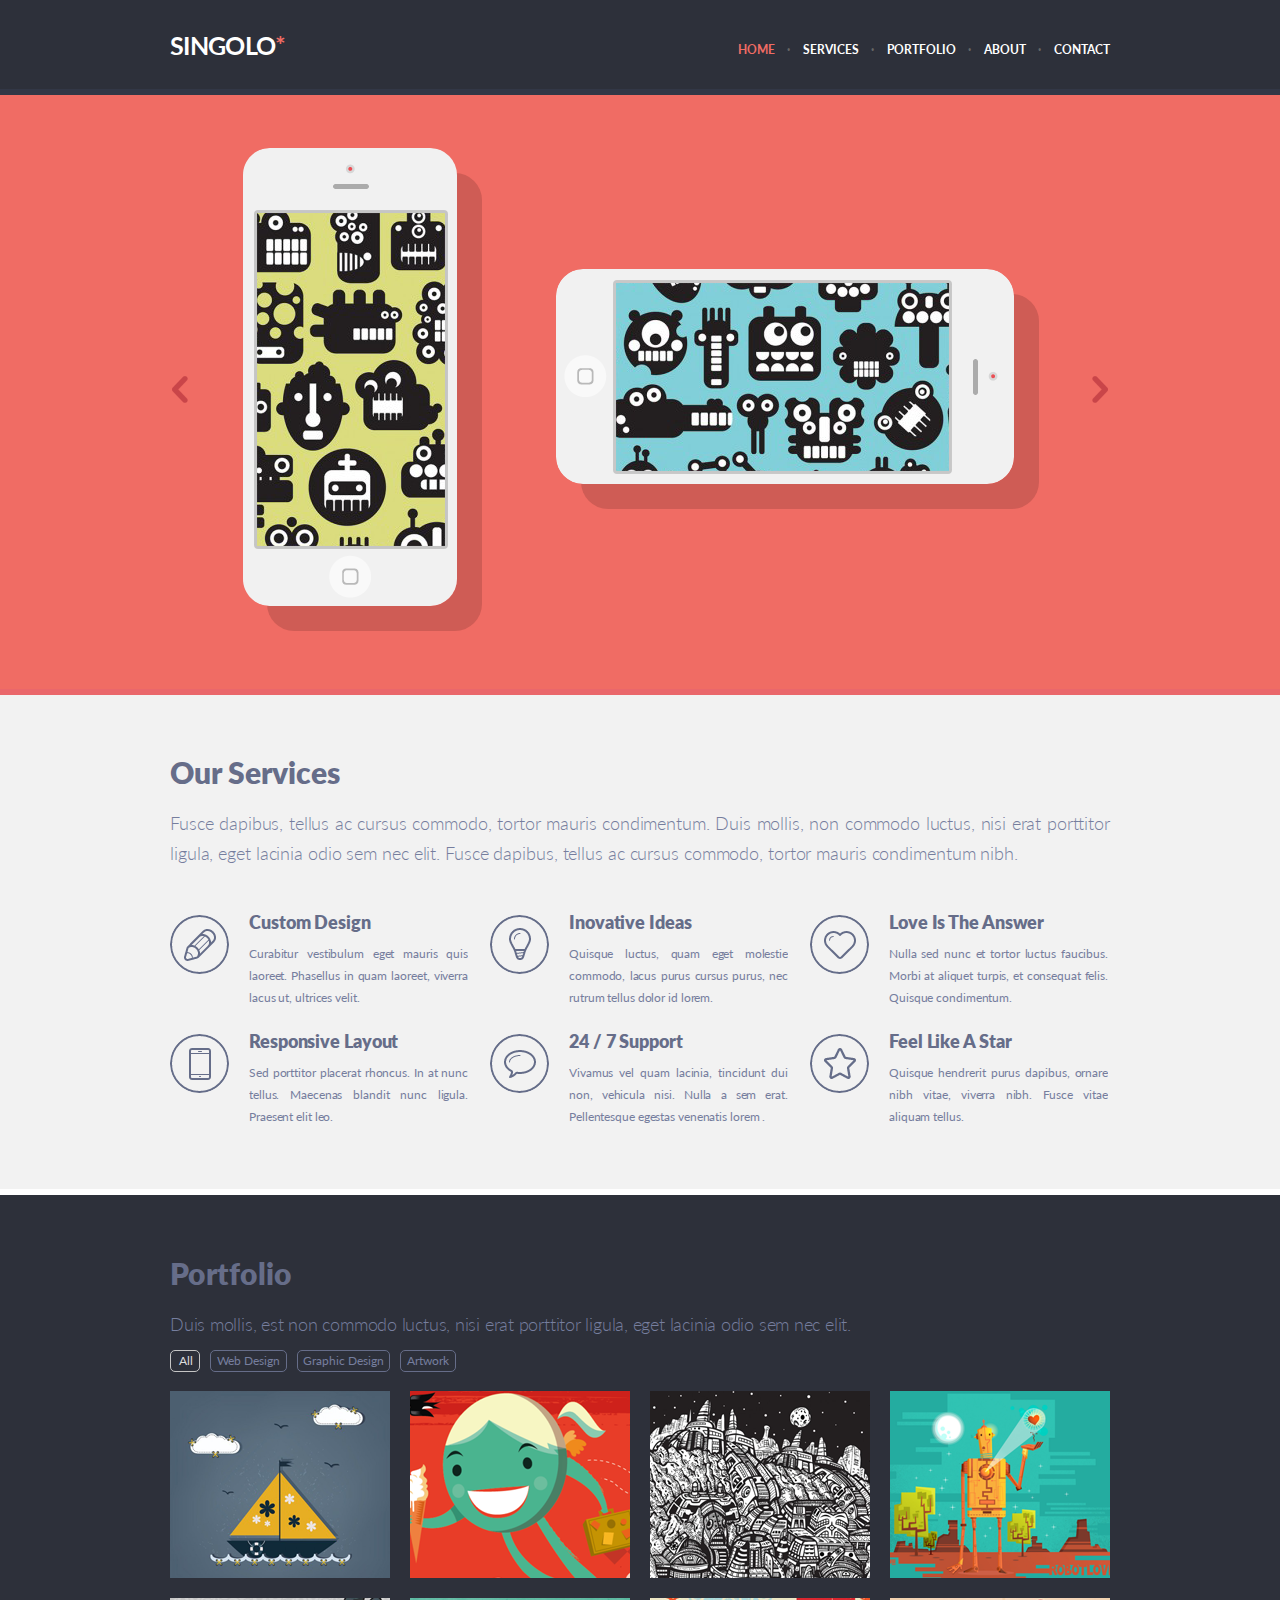
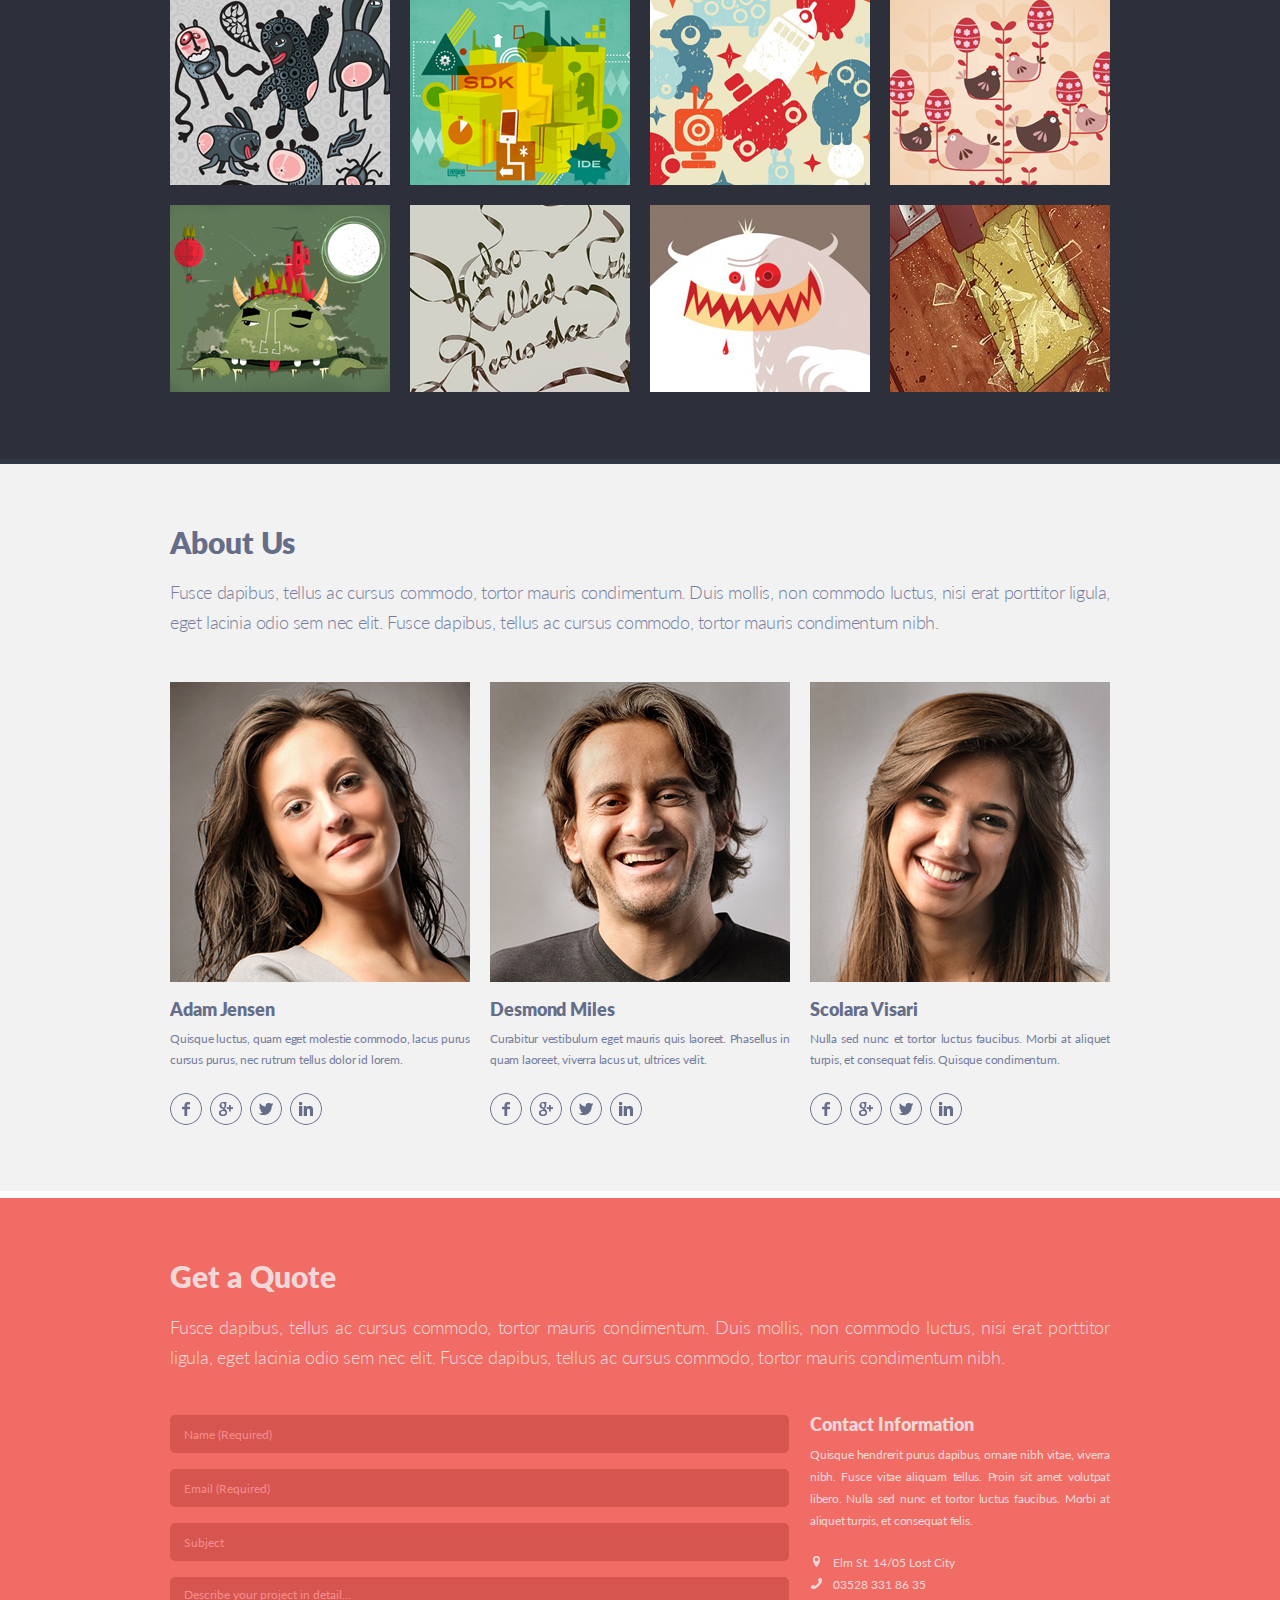
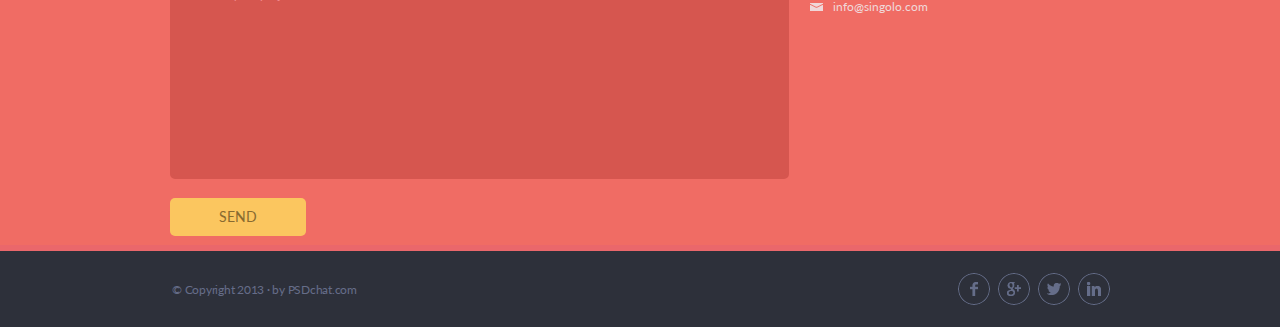
<file: index.html>
<!DOCTYPE html>
<html lang="en">
<head>
	<meta charset="UTF-8">
	<meta name="viewport" content="width=device-width, initial-scale=1.0">
    <link href="assets/fonts/fonts.css" rel="stylesheet">
    <link href="style.css" rel="stylesheet">
    <title>Singolo</title>
</head>
<body>
    <header>
        <div class="wrapper">
            <h1 id="logo">Singolo<span>*</span></h1>
            <nav class="header-nav">
				<p class="burger_logo">Singolo<span>*</span><p>
				<div id="burger-btn-wrapper">
					<div class="burger-btn"></div>
				</div>
                <ul class="navigation">
                    <li><a href="#slider-block" class="header-nav-ref active-nav">Home</a></li>	<li><a class="list-dot">&middot;</a></li>
                    <li><a href="#services-block" class="header-nav-ref">Services</a></li> 		<li><a class="list-dot">&middot;</a></li>
                    <li><a href="#portfolio" class="header-nav-ref">Portfolio</a></li> 			<li><a class="list-dot">&middot;</a></li>
                    <li><a href="#about-us" class="header-nav-ref">About</a></li> 				<li><a class="list-dot">&middot;</a></li>
                    <li><a href="#contact" class="header-nav-ref">Contact</a></li>
                </ul>
            </nav>
		</div>
    </header>
	<div class="anchor" id="slider-block"></div>
    <main>
        <section class="slider-block">
            <div class="wrapper">
				<img class="slider-block-arrows left-arrow"src="assets/images/left-arrow.png">
				<div id="slider">
					<div class="slide red">
						<img class="slider-block-iphones iphone-vert red" src="assets/images/iphone-vert.png">
						<img class="slider-block-iphones iphone-hor red" src="assets/images/iphone-hor.png">
						<img class="iphone_off iphone-vert_off iphone-vert_off_hidden">
						<img class="iphone_off iphone-hor_off iphone-hor_off_hidden">
					</div>
					<div class="slide blue">
						<img class="blue" src="assets/images/Slide-2.png">
					</div>
				</div>
                <img class="slider-block-arrows right-arrow"src="assets/images/right-arrow.png">
			</div>
        </section>
		<div class="anchor" id="services-block"></div>
        <section class="services-block">
            <div class="wrapper">
                <h2>Our Services</h2>
                <p>Fusce dapibus, tellus ac cursus commodo, tortor mauris condimentum. Duis mollis, non commodo luctus, nisi erat porttitor ligula, eget lacinia odio sem nec elit. Fusce dapibus, tellus ac cursus commodo, tortor mauris condimentum nibh.</p>
                <div class="services-block-grid">
                    <div class="grid-element">
                        <img src="assets/images/pen.png">
                        <h4>Custom Design</h4>
                        <p>Curabitur vestibulum eget mauris quis laoreet. Phasellus in quam laoreet, viverra lacus ut, ultrices velit.</p>
                    </div>
                    <div class="grid-element">
                        <img src="assets/images/bulb.png">
                        <h4>Inovative Ideas</h4>
                        <span></span>
                        <p>Quisque luctus, quam eget molestie commodo, lacus purus cursus purus, nec rutrum tellus dolor id lorem.</p>
                    </div>
                    <div class="grid-element">
                        <img src="assets/images/heart.png">
                        <h4>Love Is The Answer</h4>
                        <span></span>
                        <p>Nulla sed nunc et tortor luctus faucibus. Morbi at aliquet turpis, et consequat felis. Quisque condimentum.</p>
                    </div>
                    <div class="grid-element">
                        <img src="assets/images/phone.png">
                        <h4>Responsive Layout</h4>
                        <span></span>
                        <p>Sed porttitor placerat rhoncus. In at nunc tellus. Maecenas blandit nunc ligula. Praesent elit leo.</p>
                    </div>
                    <div class="grid-element">
                        <img src="assets/images/bubble.png">
                        <h4>24 / 7 Support</h4>
                        <span></span>
                        <p>Vivamus vel quam lacinia, tincidunt dui non, vehicula nisi. Nulla a sem erat. Pellentesque egestas venenatis lorem .</p>
                    </div>
                    <div class="grid-element">
                        <img src="assets/images/star.png">
                        <h4>Feel Like A Star</h4>
                        <span></span>
                        <p>Quisque hendrerit purus dapibus, ornare nibh vitae, viverra nibh. Fusce vitae aliquam tellus.</p>
                    </div>
                </div>
            </div>
			<div class="anchor" id="portfolio"></div>
		</section>
		<section class="portfolio">
            <div class="wrapper">
                <h2>Portfolio</h2>
                <p>Duis mollis, est non commodo luctus, nisi erat porttitor ligula, eget lacinia odio sem nec elit.</p>
                <ul class="portfolio__menu">
                    <li class="portofolio__menu_button button_active">All</li>
                    <li class="portofolio__menu_button">Web Design</li>
                    <li class="portofolio__menu_button">Graphic Design</li>
                    <li class="portofolio__menu_button">Artwork</li>
				</ul>
                <div class="layout-4-col full-portfolio">
                    <img class="portfolio_img" src="assets/images/portfolio_1_1.png">
                    <img class="portfolio_img" src="assets/images/portfolio_1_2.png">
                    <img class="portfolio_img" src="assets/images/portfolio_1_3.png">
                    <img class="portfolio_img" src="assets/images/portfolio_1_4.png">
                    <img class="portfolio_img" src="assets/images/portfolio_2_1.png">
                    <img class="portfolio_img" src="assets/images/portfolio_2_2.png">
                    <img class="portfolio_img" src="assets/images/portfolio_2_3.png">
                    <img class="portfolio_img" src="assets/images/portfolio_2_4.png">
                    <img class="portfolio_img" src="assets/images/portfolio_3_1.png">
                    <img class="portfolio_img" src="assets/images/portfolio_3_2.png">
                    <img class="portfolio_img" src="assets/images/portfolio_3_3.png">
                    <img class="portfolio_img" src="assets/images/portfolio_3_4.png">
                </div>
            </div>
		</section>
		<div class="anchor" id="about-us"></div>
        <section class="about-us">
            <div class="wrapper">
                <h2>About Us</h2>
                <p>Fusce dapibus, tellus ac cursus commodo, tortor mauris condimentum. Duis mollis, non commodo luctus, nisi erat porttitor ligula, eget lacinia odio sem nec elit. Fusce dapibus, tellus ac cursus commodo, tortor mauris condimentum nibh.</p>
                <div class="layout-3-col">
                    <div class="layout-3-col__element">
                        <img src="assets/images/about-us_1.png">
                        <h3>Adam Jensen</h3>
                        <p>Quisque luctus, quam eget molestie commodo, lacus purus cursus purus, nec rutrum tellus dolor id lorem.</p>
                        <div class="about-us__social-media">
                            <img src="assets/images/social-media_facebook.png">                        
                            <img src="assets/images/social-media_google+.png">                        
                            <img src="assets/images/social-media_twitter.png">                        
                            <img src="assets/images/social-media_linkedin.png">                        
                        </div>
                    </div>
                    <div class="layout-3-col__element">
                        <img src="assets/images/about-us_2.png">
                        <h3>Desmond Miles</h3>
                        <p>Curabitur vestibulum eget mauris quis laoreet. Phasellus in quam laoreet, viverra lacus ut, ultrices velit.</p>
                        <div class="about-us__social-media">
                            <img src="assets/images/social-media_facebook.png">                        
                            <img src="assets/images/social-media_google+.png">                        
                            <img src="assets/images/social-media_twitter.png">                        
                            <img src="assets/images/social-media_linkedin.png">                        
                        </div>
                    </div>
                    <div class="layout-3-col__element">
                        <img src="assets/images/about-us_3.png">
                        <h3>Scolara Visari</h3>
                        <p>Nulla sed nunc et tortor luctus faucibus. Morbi at aliquet turpis, et consequat felis. Quisque condimentum.</p>
                        <div class="about-us__social-media">
                            <img src="assets/images/social-media_facebook.png">                        
                            <img src="assets/images/social-media_google+.png">                        
                            <img src="assets/images/social-media_twitter.png">                        
                            <img src="assets/images/social-media_linkedin.png">                        
                        </div>
                    </div>
                </div>
            </div>
			<div class="anchor" id="contact"></div>
		</section>
		<section class="get-a-quote">
            <div class="wrapper">
				<h2>Get a Quote</h2>
				<p>Fusce dapibus, tellus ac cursus commodo, tortor mauris condimentum. Duis mollis, non commodo luctus, nisi erat porttitor ligula, eget lacinia odio sem nec elit. Fusce dapibus, tellus ac cursus commodo, tortor mauris condimentum nibh.</p>
				<div class="get-a-quote__layout">
					<form class="get-a-quote__form">
						<input type="text" name="name" placeholder="Name (Required)" autocomplete="off" required><br>
						<input type="email" name="email" placeholder="Email (Required)" autocomplete="off" required><br>
						<input id="quote-form-subject"type="text" name="subject" placeholder="Subject" autocomplete="off"><br>
						<textarea id="quote-form-desc" name="describtion" placeholder="Describe your project in detail..." autocomplete="off"></textarea>
						<input class="get-a-quote__form_submit" type="submit" value="SEND">
					</form>
					<div class="get-a-quote__contact-info">
						<h3>Contact Information</h3>
						<p>Quisque hendrerit purus dapibus, ornare nibh vitae, viverra nibh. Fusce vitae aliquam tellus. Proin sit amet volutpat libero. Nulla sed nunc et tortor luctus faucibus. Morbi at aliquet turpis, et consequat felis.</p>
						<ul>
							<li>
								<span><img src="assets/images/ico-location.png"></span>
								<a href="#">Elm St. 14/05 Lost City</a>
							</li>
							<li>
								<span><img src="assets/images/ico-phone.png"></span>
								<a href="tel:+03528 331 86 35">03528 331 86 35</a>
							</li>
							<li>
								<span><img src="assets/images/ico-mail.png"></span>
								<a href="mailto:info@singolo.com">info@singolo.com</a>
							</li>
						</ul>
					</div>
				</div>
				<div class="form-answer form-answer_hidden">
					<p id="form-answer__title">Письмо отправлено</p>
					<p id="form-answer__theme">Без темы</p>
					<p id="form-answer__desc">Без описания</p>
					<button id="form-answer__btn">OK</button>
				</div>
            </div>
        </section>
	</main>
	<footer>
		<div class="wrapper">
			<div class="footer__layout">
				<p>&copy; Copyright 2013 &middot; by PSDchat.com</p>
				<div class="footer__social-media about-us__social-media">
					<img src="assets/images/social-media_facebook.png">                        
					<img src="assets/images/social-media_google+.png">                        
					<img src="assets/images/social-media_twitter.png">                        
					<img src="assets/images/social-media_linkedin.png">                        
				</div>
			</div>
		</div>
	</footer>
	<script src="script.js"></script>
</body>
</html>
</file>
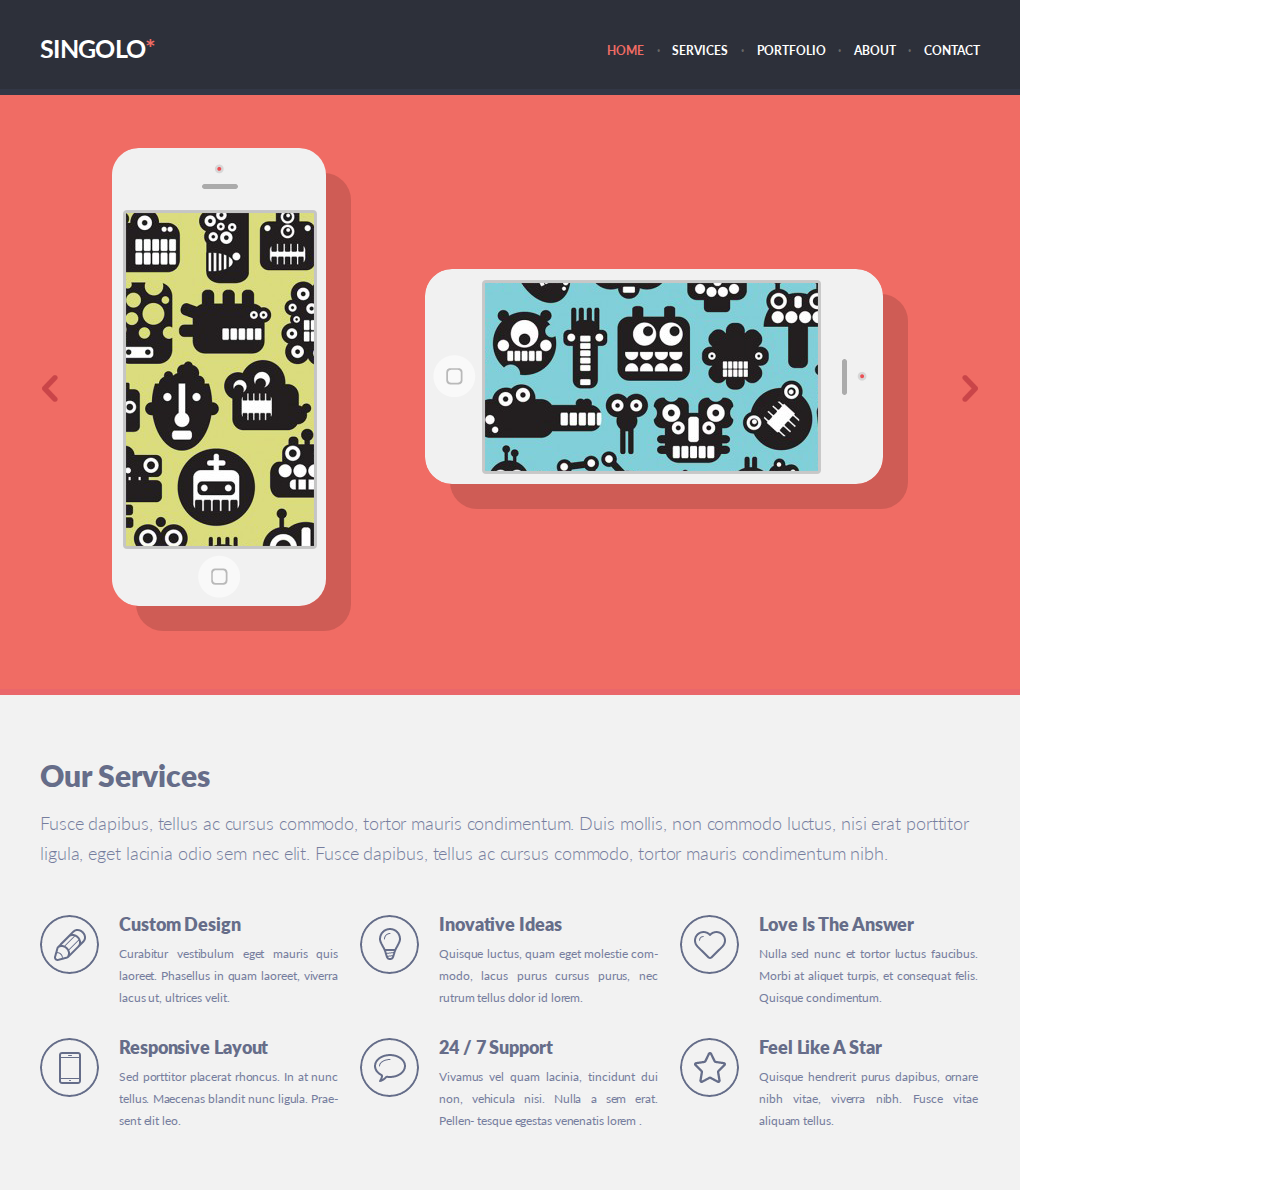
<file: singolo1.html>
<!DOCTYPE html>
<html lang="en">
<head>
    <meta charset="UTF-8">
    <meta name="viewport" content="width=1020px">
    <link href="assets/fonts/fonts.css" rel="stylesheet">
    <link href="singolo1.css" rel="stylesheet">
    <title>Singolo</title>
</head>
<body>
    <header>
        <div class="wrapper">
            <h1 id="logo">Singolo<span>*</span></h1>
            <nav class="header-nav">
                <ul class="navigation">
                    <li><a href="#" id="active-nav">Home</a></li>
                    <li><a class="list-dot">&middot;</a></li>
                    <li><a href="#">Services</a></li>
                    <li><a class="list-dot">&middot;</a></li>
                    <li><a href="#">Portfolio</a></li>
                    <li><a class="list-dot">&middot;</a></li>
                    <li><a href="#">About</a></li>
                    <li><a class="list-dot">&middot;</a></li>
                    <li><a href="#">Contact</a></li>
                </ul>
            </nav>
        </div>
    </header>
    <main>
        <section class="slider-block">
            <div class="wrapper">
                <img class="slider-block-arrows left-arrow"src="assets/images/left-arrow.png">
                <img class="slider-block-iphones iphone-vert"src="assets/images/iphone-vert.png">
                <img class="slider-block-iphones iphone-hor"src="assets/images/iphone-hor.png">
                <img class="slider-block-arrows right-arrow"src="assets/images/right-arrow.png">
            </div>
        </section>
        <section class="services-block">
            <div class="wrapper">
                <h2>Our Services</h2>
                <p>Fusce dapibus, tellus ac cursus commodo, tortor mauris condimentum. Duis mollis, non commodo luctus, nisi erat porttitor ligula, eget lacinia odio sem nec elit. Fusce dapibus, tellus ac cursus commodo, tortor mauris condimentum nibh.</p>
                <div class="services-block-grid">
                    <div class="grid-element">
                        <img src="assets/images/pen.png">
                        <h4>Custom Design</h4>
                        <p>Curabitur vestibulum eget mauris quis laoreet. Phasellus in quam laoreet, viverra lacus ut, ultrices velit.</p>
                    </div>
                    <div class="grid-element">
                        <img src="assets/images/bulb.png">
                        <h4>Inovative Ideas</h4>
                        <span></span>
                        <p>Quisque luctus, quam eget molestie com- modo, lacus purus cursus purus, nec rutrum tellus dolor id lorem.</p>
                    </div>
                    <div class="grid-element">
                        <img src="assets/images/heart.png">
                        <h4>Love Is The Answer</h4>
                        <span></span>
                        <p>Nulla sed nunc et tortor luctus faucibus. Morbi at aliquet turpis, et consequat felis. Quisque condimentum.</p>
                    </div>
                    <div class="grid-element">
                        <img src="assets/images/phone.png">
                        <h4>Responsive Layout</h4>
                        <span></span>
                        <p>Sed porttitor placerat rhoncus. In at nunc tellus. Maecenas blandit nunc ligula. Prae- sent elit leo.</p>
                    </div>
                    <div class="grid-element">
                        <img src="assets/images/bubble.png">
                        <h4>24 / 7 Support</h4>
                        <span></span>
                        <p>Vivamus vel quam lacinia, tincidunt dui non, vehicula nisi. Nulla a sem erat. Pellen- tesque egestas venenatis lorem .</p>
                    </div>
                    <div class="grid-element">
                        <img src="assets/images/star.png">
                        <h4>Feel Like A Star</h4>
                        <span></span>
                        <p>Quisque hendrerit purus dapibus, ornare nibh vitae, viverra nibh. Fusce vitae aliquam tellus.</p>
                    </div>
                </div>
            </div>
        </section>
    </main>
</body>
</html>
</file>
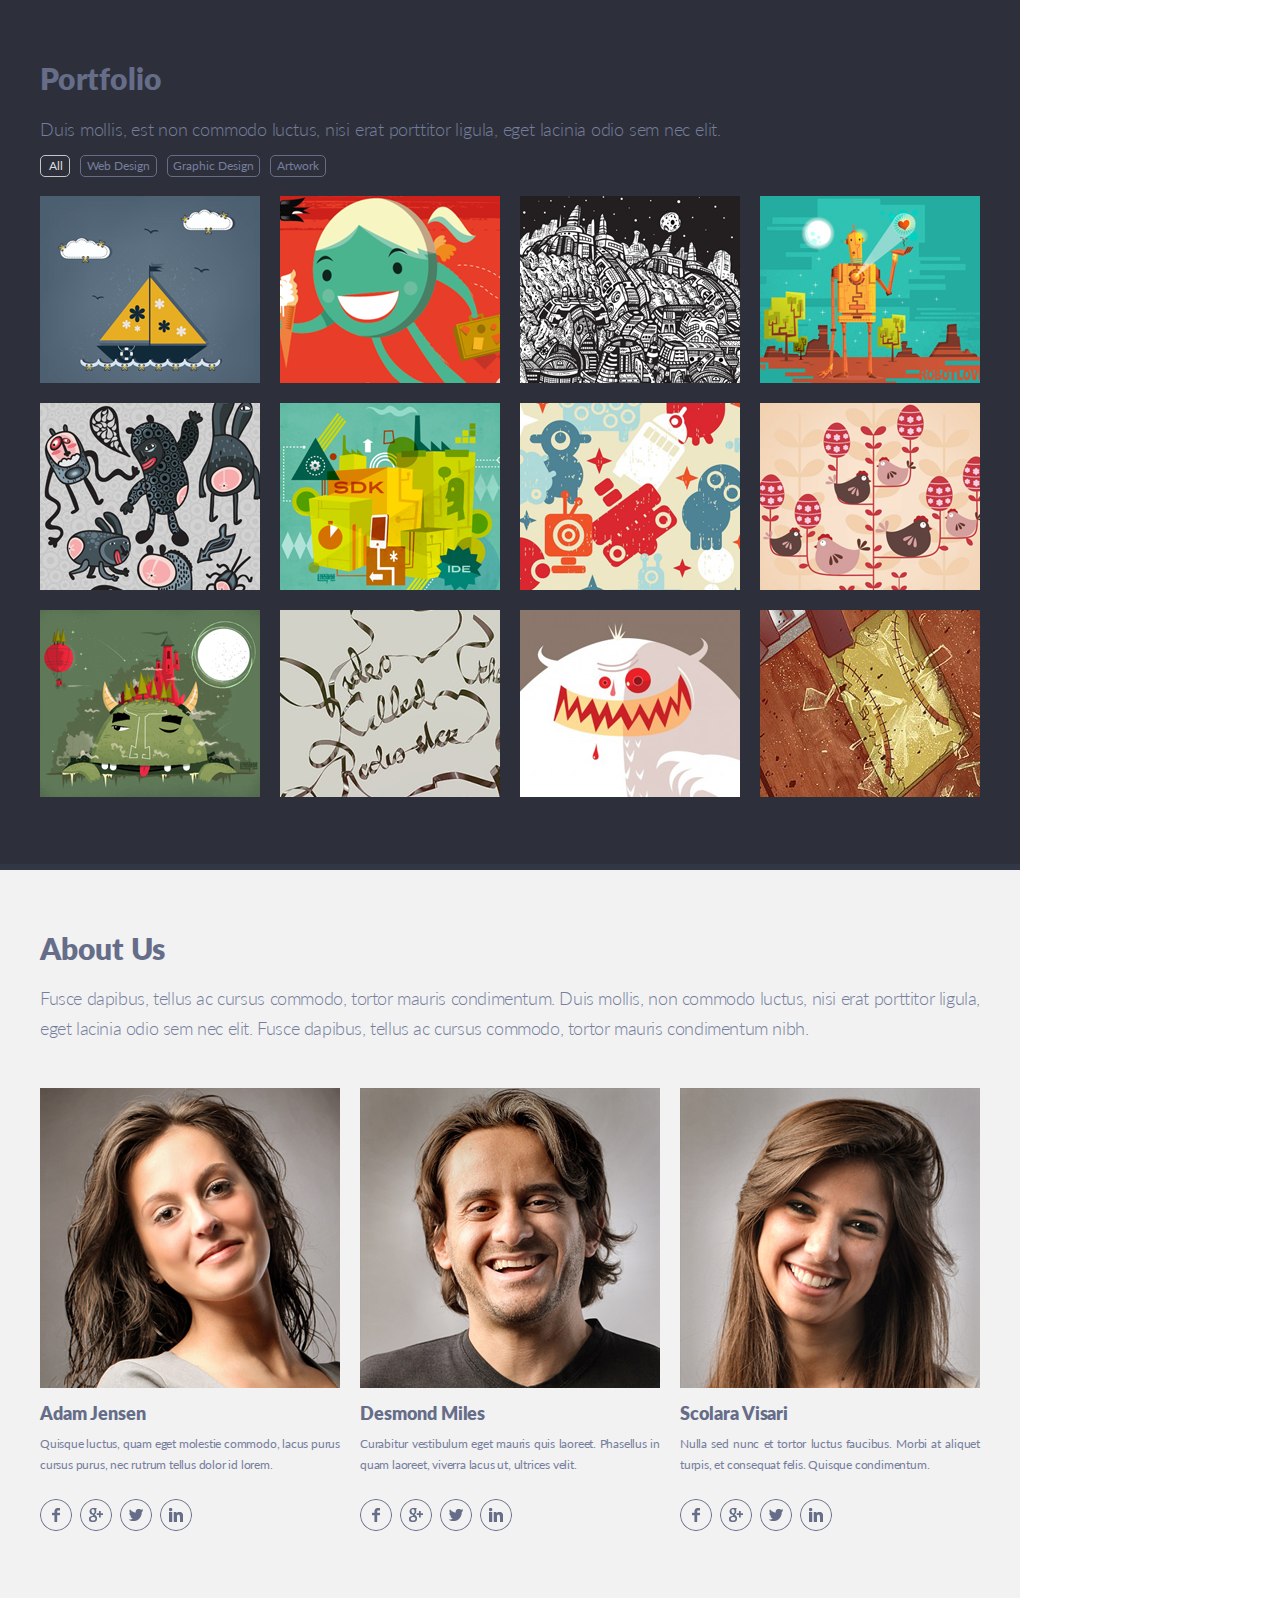
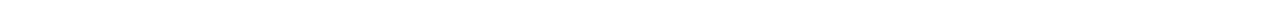
<file: singolo2.html>
<!DOCTYPE html>
<html lang="en">
<head>
    <meta charset="UTF-8">
    <meta name="viewport" content="width=1020px">
    <link href="assets/fonts/fonts.css" rel="stylesheet">
    <link href="singolo2.css" rel="stylesheet">
    <title>Singolo</title>
</head>
<body>
    <main>
        <section class="portfolio">
            <div class="wrapper">
                <h2>Portfolio</h2>
                <p>Duis mollis, est non commodo luctus, nisi erat porttitor ligula, eget lacinia odio sem nec elit.</p>
                <ul class="portfolio__menu">
                    <li id="portofolio__menu-active"><a href="#">All</a></li>
                    <li><a href="#">Web Design</a></li>
                    <li><a href="#">Graphic Design</a></li>
                    <li><a href="#">Artwork</a></li>
                </ul>
                <div class="layout-4-col">
                    <img src="assets/images/portfolio_1_1.png">
                    <img src="assets/images/portfolio_1_2.png">
                    <img src="assets/images/portfolio_1_3.png">
                    <img src="assets/images/portfolio_1_4.png">
                    <img src="assets/images/portfolio_2_1.png">
                    <img src="assets/images/portfolio_2_2.png">
                    <img src="assets/images/portfolio_2_3.png">
                    <img src="assets/images/portfolio_2_4.png">
                    <img src="assets/images/portfolio_3_1.png">
                    <img src="assets/images/portfolio_3_2.png">
                    <img src="assets/images/portfolio_3_3.png">
                    <img src="assets/images/portfolio_3_4.png">
                </div>
            </div>
        </section>
        <section class="about-us">
            <div class="wrapper">
                <h2>About Us</h2>
                <p>Fusce dapibus, tellus ac cursus commodo, tortor mauris condimentum. Duis mollis, non commodo luctus, nisi erat porttitor ligula, eget lacinia odio sem nec elit. Fusce dapibus, tellus ac cursus commodo, tortor mauris condimentum nibh.</p>
                <div class="layout-3-col">
                    <div class="layout-3-col__element">
                        <img src="assets/images/about-us_1.png">
                        <h3>Adam Jensen</h3>
                        <p>Quisque luctus, quam eget molestie commodo, lacus purus cursus purus, nec rutrum tellus dolor id lorem.</p>
                        <div class="about-us__social-media">
                            <img src="assets/images/social-media_facebook.png">                        
                            <img src="assets/images/social-media_google+.png">                        
                            <img src="assets/images/social-media_twitter.png">                        
                            <img src="assets/images/social-media_linkedin.png">                        
                        </div>
                    </div>
                    <div class="layout-3-col__element">
                        <img src="assets/images/about-us_2.png">
                        <h3>Desmond Miles</h3>
                        <p>Curabitur vestibulum eget mauris quis laoreet. Phasellus in quam laoreet, viverra lacus ut, ultrices velit.</p>
                        <div class="about-us__social-media">
                            <img src="assets/images/social-media_facebook.png">                        
                            <img src="assets/images/social-media_google+.png">                        
                            <img src="assets/images/social-media_twitter.png">                        
                            <img src="assets/images/social-media_linkedin.png">                        
                        </div>
                    </div>
                    <div class="layout-3-col__element">
                        <img src="assets/images/about-us_3.png">
                        <h3>Scolara Visari</h3>
                        <p>Nulla sed nunc et tortor luctus faucibus. Morbi at aliquet turpis, et consequat felis. Quisque condimentum.</p>
                        <div class="about-us__social-media">
                            <img src="assets/images/social-media_facebook.png">                        
                            <img src="assets/images/social-media_google+.png">                        
                            <img src="assets/images/social-media_twitter.png">                        
                            <img src="assets/images/social-media_linkedin.png">                        
                        </div>
                    </div>
                </div>
            </div>
        </section>
    </main>
</body>
</html>
</file>
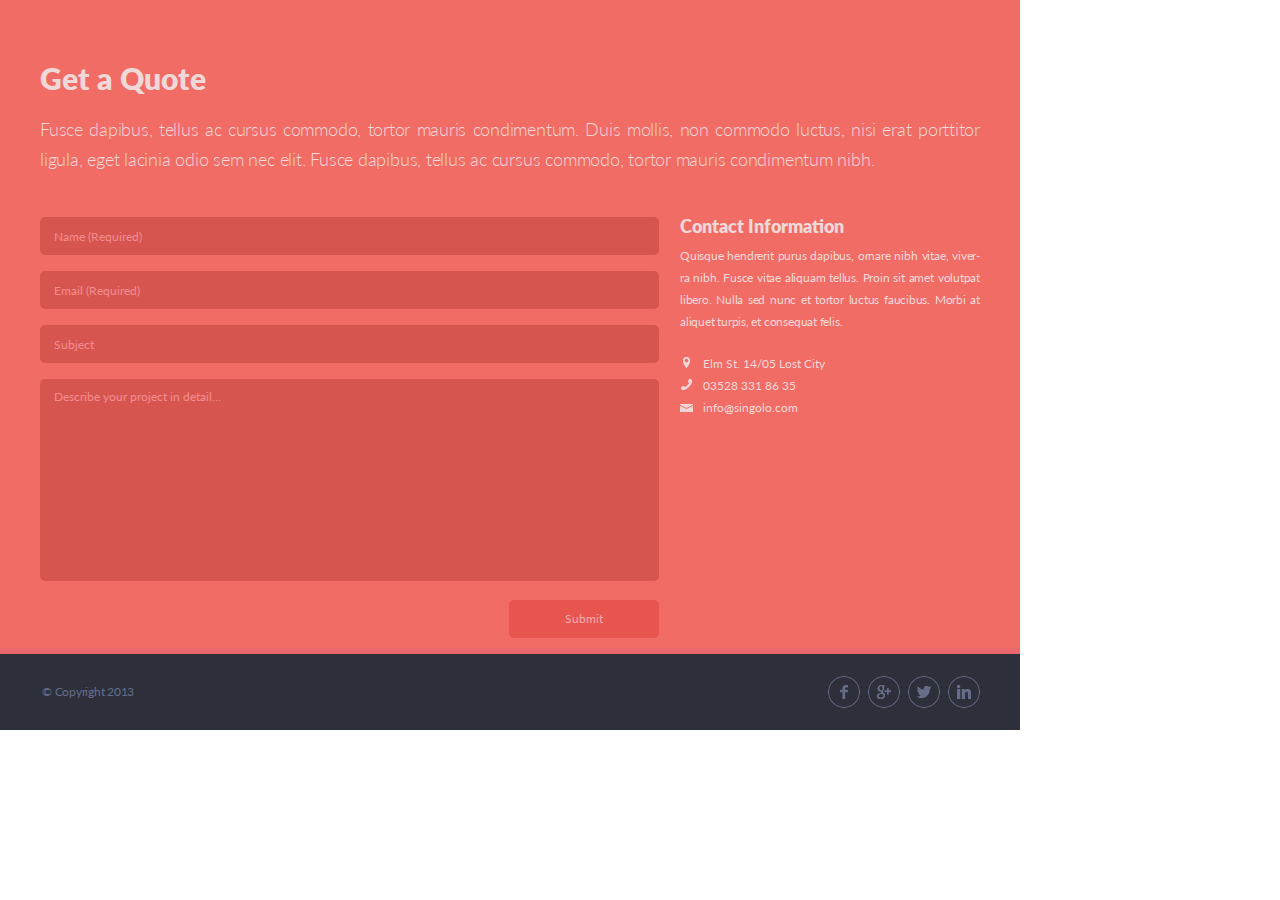
<file: singolo3.html>
<!DOCTYPE html>
<html lang="en">
<head>
    <meta charset="UTF-8">
    <meta name="viewport" content="width=1020px">
    <link href="assets/fonts/fonts.css" rel="stylesheet">
    <link href="singolo3.css" rel="stylesheet">
    <title>Singolo</title>
</head>
<body>
    <main>
        <section class="get-a-quote">
            <div class="wrapper">
				<h2>Get a Quote</h2>
				<p>Fusce dapibus, tellus ac cursus commodo, tortor mauris condimentum. Duis mollis, non commodo luctus, nisi erat porttitor ligula, eget lacinia odio sem nec elit. Fusce dapibus, tellus ac cursus commodo, tortor mauris condimentum nibh.</p>
				<div class="get-a-quote__layout">
					<form class="get-a-quote__form">
						<input type="text" name="name" placeholder="Name (Required)" autocomplete="off" required><br>
						<input type="email" name="email" placeholder="Email (Required)" autocomplete="off" required><br>
						<input type="text" name="subject" placeholder="Subject" autocomplete="off"><br>
						<textarea name="describtion" placeholder="Describe your project in detail..." autocomplete="off"></textarea>
						<input type="submit" value="Submit">
					</form>
					<div class="get-a-quote__contact-info">
						<h3>Contact Information</h3>
						<p>Quisque hendrerit purus dapibus, ornare nibh vitae, viver- ra nibh. Fusce vitae aliquam tellus. Proin sit amet volutpat libero. Nulla sed nunc et tortor luctus faucibus. Morbi at aliquet turpis, et consequat felis.</p>
						<ul>
							<li>
								<span><img src="assets/images/ico-location.png"></span>
								<a href="#">Elm St. 14/05 Lost City</a>
							</li>
							<li>
								<span><img src="assets/images/ico-phone.png"></span>
								<a href="tel:+03528 331 86 35">03528 331 86 35</a>
							</li>
							<li>
								<span><img src="assets/images/ico-mail.png"></span>
								<a href="mailto:info@singolo.com">info@singolo.com</a>
							</li>
						</ul>
					</div>
				</div>
            </div>
        </section>
	</main>
	<footer>
		<div class="wrapper">
			<div class="footer__layout">
				<p>&copy; Copyright 2013</p>
				<div class="about-us__social-media">
					<img src="assets/images/social-media_facebook.png">                        
					<img src="assets/images/social-media_google+.png">                        
					<img src="assets/images/social-media_twitter.png">                        
					<img src="assets/images/social-media_linkedin.png">                        
				</div>
			</div>
		</div>
	</footer>
</body>
</html>
</file>
<file: assets/fonts/fonts.css>
@font-face {
    font-family: "Lato";
    src: url(Lato-Hairline.ttf);
    font-weight: 100;
    font-style: normal;
}

@font-face {
    font-family: "Lato";
    src: url(Lato-Light.ttf);
    font-weight: 300;
    font-style: normal;
}

@font-face {
    font-family: "Lato";
    src: url(Lato-Regular.ttf);
    font-weight: normal;
    font-style: normal;
}

@font-face {
    font-family: "Lato";
    src: url(Lato-Medium.ttf);
    font-weight: 500;
    font-style: normal;
}

@font-face {
    font-family: "Lato";
    src: url(Lato-Semibold.ttf);
    font-weight: 600;
    font-style: normal;
}

@font-face {
    font-family: "Lato";
    src: url(Lato-Bold.ttf);
    font-weight: bold;
    font-style: normal;
}

@font-face {
    font-family: "Lato";
    src: url(Lato-Heavy.ttf);
    font-weight: 800;
    font-style: normal;
}

@font-face {
    font-family: "Lato";
    src: url(Lato-Black.ttf);
    font-weight: 900;
    font-style: normal;
}


@font-face {
    font-family: "Lato";
    src: url(Lato-HairlineItalic.ttf);
    font-weight: 100;
    font-style: italic;
}

@font-face {
    font-family: "Lato";
    src: url(Lato-LightItalic.ttf);
    font-weight: 300;
    font-style: italic;
}

@font-face {
    font-family: "Lato";
    src: url(Lato-Italic.ttf);
    font-weight: normal;
    font-style: italic;
}

@font-face {
    font-family: "Lato";
    src: url(Lato-MediumItalic.ttf);
    font-weight: 500;
    font-style: italic;
}

@font-face {
    font-family: "Lato";
    src: url(Lato-SemiboldItalic.ttf);
    font-weight: 600;
    font-style: italic;
}

@font-face {
    font-family: "Lato";
    src: url(Lato-BoldItalic.ttf);
    font-weight: bold;
    font-style: italic;
}

@font-face {
    font-family: "Lato";
    src: url(Lato-HeavyItalic.ttf);
    font-weight: 800;
    font-style: italic;
}

@font-face {
    font-family: "Lato";
    src: url(Lato-BlackItalic.ttf);
    font-weight: 900;
    font-style: italic;
}
</file>
<file: style.css>
* {
    font-family: "Lato", sans-serif;
    letter-spacing: normal;
    margin: 0px;
    padding: 0px;
    box-sizing: border-box;
}

html {
	scroll-behavior: smooth;
}

body {
	width: 100%;
}

.wrapper {
	width: 940px;
	margin:auto;
}

header {
    top: 0px;
	position: fixed;
	z-index: 99;
	width: 100%;
    height: 95px;
    background: #2d303a;
    border-bottom: 6px solid #323746;
}

#logo {
    float: left;
    text-transform: uppercase;
    color: white;
    font-size: 25px;
    line-height: 0px;
    font-weight: 700;
    letter-spacing: -0.7px;
}

#logo span {
    color: #f06c64;
}

.burger_logo, .burger-btn {
	display: none;
}

.navigation {
    margin-top: 45px;
    text-transform: uppercase;
    text-align: right;
    font-size: 12px;
    line-height: 10px;
    font-weight: 700;
    letter-spacing: -0.45px;
}

.navigation li {
    display: inline;
    list-style-type: none;
    color: white;
}

.navigation li a {
    color: white;
    padding-left: 10px;
    text-align: left;
    text-decoration: none;
}

.navigation li a:hover {
    cursor: pointer;
    text-decoration: underline;
}

.active-nav {
	color: #f06c64 !important;
	text-decoration: none !important;
}

.list-dot {
    color: #666 !important;
    cursor: default;
    text-decoration: none;
}

#list-dot:hover {
    cursor: default;
    text-decoration: none;
}

.slider-block {
    top: 95px;
    position: relative;
    background: #f06c64;
	border-bottom: 6px solid #ea676b;
	height: 600px;
	align-items: center;
	overflow: hidden;
}

.slider-block-arrows {
    position: absolute;
    width: 16px;
	height: 27px;
	top: 281px;
	z-index: 5;
	filter: none;
}

.left-arrow {
	margin-left: 2px;
}

.right-arrow {
	margin-left: 922px;
}

.slider-block-arrows:hover {
    cursor: pointer;
	filter: grayscale(100%) !important;
}

.slider-block-iphones {
	position: absolute;
	border-radius: 27px;
	box-shadow: 25px 25px #cf5c55;
	z-index: 2;
}

.slider-block-iphones:hover {
	cursor: pointer;
}

.iphone-vert {
    width: 215px;
    height: 458px;
    left: 72px;
	top: 53px;
}

.iphone-hor {
    height: 215px;
    width: 458px;
	top: 174px;
    right: 96px;
}


.iphone-hor_off, .iphone-vert_off {
	position: absolute;
	background: black;
	z-index: 3;
}

.iphone-hor_off:hover, .iphone-vert_off:hover {
	cursor: pointer;
}

.iphone-hor_off {
	width: 333px;
	height: 188px;
	top: 187px;
    right: 161px;
}

.iphone-vert_off {
	width: 188px;
	height: 333px;
	left: 87px;
	top: 118px;
}

.iphone-hor_off_hidden, .iphone-vert_off_hidden {
	display: none;
}

#slider {
	position: relative;
	top: 0px;
    position: relative;
	height: 600px;
	display: flex;
	align-items: center;
	overflow: hidden;
}

.slide {
	display: flex;
	width: 940px;
    position: absolute;
	top: 0px;
	left: 0px;
    height: 595px;
    transition: all ease 1s;
}

.blue {
	width: 940px;
	height: 595px;
}

.services-block {
    top: 95px;
    position: relative;
    background: #f2f2f2;
    border-bottom: 6px solid white;
    height: 500px; /*495 501*/
}

.services-block h2 {
    padding-top: 65px;
    padding-bottom: 23px;
    font-size: 30px;
    line-height: 25px;
    font-weight: 900;
    color: #666d89;
    text-align: left;
}

.services-block p {
    width: 940px;
    height: 57px;
    font-size: 18px;
    line-height: 30px;
    font-weight: 300;
    color: #767e9e;
	letter-spacing: -0.1px;
	text-align: justify;
}

.services-block-grid {
    margin-top: 50px;
	display: grid;
	grid-template-areas: 
		"a a a"
		"a a a";
    grid-column-gap: 20px;
    grid-row-gap: 23px;
    grid-auto-flow: row;
}

.grid-element {
    display: grid;
    grid-template-columns: 59px 219px;
    grid-template-rows: 18px 68px;
    grid-column-gap: 20px;
    grid-row-gap: 10px;
    grid-auto-flow: row;
}

.grid-element img{
    width: 59px;
    height: 59px;
    border-radius: 29px;
}

.grid-element h4{
    font-size: 18px;
    line-height: 14px;
    color: #666d89;
    font-weight: 900;
    letter-spacing: -0.1px;
}

.grid-element p {
    grid-column: 2;
    width: 219px;
    height: 68px;
    font-size: 12px;
    line-height: 22px;
    color: #767e9e;
    font-weight: 400;
    margin: 0px;
    padding: 0px;
    text-align: justify;
	letter-spacing: -0.1px;
	overflow: hidden;
}



.portfolio {
	top: 95px;
    position: relative;
    height: 870px;
    background-color: #2d303a;
    border-bottom: 6px solid #323746;
}

.portfolio h2 {
    padding-top: 69px;
    font-size: 30px;
    line-height: 18px;
    color: #666d89;
	font-weight: 900;
    letter-spacing: 0.3px;
}

.portfolio p {
    padding-top: 27px;
    width: 940px;
    height: 57px;
    font-size: 18px;
    line-height: 30px;
    color: #767e9e;
    font-weight: 300;
	text-align: justify;
    letter-spacing: -0.22px;
}

.portfolio__menu {
    padding-top: 11px;
    overflow: hidden;
    font-size: 12px;
    line-height: 19px;
    font-weight: 400;
}

.portofolio__menu_button {
    float: left;
    margin-right: 10px;
    list-style-type: none;
    height: 22px;
    border-radius: 5px;
	border: 1px solid #666d89;
	display: block;
    color: #767e9e;
    text-align: center;
    text-decoration: none;
}
.portofolio__menu_button:nth-child(1) { padding: 0 6px 0 8px; }
.portofolio__menu_button:nth-child(2) { padding: 0 6px 0 6px; }
.portofolio__menu_button:nth-child(3) { padding: 0 5px 0 5px; }
.portofolio__menu_button:nth-child(4) { padding: 0 6px 0 6px; }

.portofolio__menu_button:hover{
	cursor: pointer;
    text-decoration: underline;
}

.button_active {
    border-color: #c5c5c5;
	color: #dedede;
}

.layout-4-col {
    display: grid;
	padding-top: 19px;
	grid-template-areas: 
		"a a a a"
		"a a a a"
		"a a a a";
    grid-column-gap: 20px;
    grid-row-gap: 20px;
    grid-auto-flow: row;
}

.layout-4-col img {
    width: 220px;
    height: 187px;
    background-color: #464b5e;
}

.active-img {
	border: 5px solid #F06C64;
}

.layout-4-col img:nth-child(n+13) {
    display: none;
}

.about-us {
	top: 94px;
    position: relative;
    height: 733px; /*728 734*/
    background-color: #f2f2f2;
    border-bottom: 6px solid #ffffff;
}

.about-us h2 {
    padding-top: 69px;
    font-size: 30px;
    line-height: 18px;
    color: #666d89;
    font-family: "Lato";
    font-weight: 900;
	text-align: left;
}

.about-us p {
    padding-top: 26px;
    /*width: 940px;*/
    height: 57px;
    font-size: 18px;
    line-height: 30px;
    color: #767e9e;
    font-weight: 300;
	text-align: justify;
	letter-spacing: -0.4px;
}

.layout-3-col {
    padding-top: 74px;
    display: grid;
    grid-template-areas: "a a a";
    grid-column-gap: 20px;
    grid-auto-flow: row;
}

.layout-3-col__element img {
    width: 300px;
    height: 300px;
    background-color: #464b5e;
}

.layout-3-col__element h3 {
    padding-top: 13px;
    font-size: 18px;
    line-height: 22px;
    color: #666d89;
    font-weight: 900;
	text-align: left;
	letter-spacing: -0.1px;
	width: 300px;
	overflow-x: hidden;
	white-space: nowrap;
}

.layout-3-col__element p {
	padding-top: 8px;
    width: 300px;
    height: 53px;
    font-size: 12px;
    line-height: 21px;
    color: #767e9e;
    font-weight: 400;
	text-align: justify;
	letter-spacing: -0.2px;
	overflow: hidden;
	margin-bottom: 20px;
}

.about-us__social-media img {
	margin: 0 4px 0 0;
    width: 32px;
    height: 32px;
    border-radius: 16px;
    background-color: #f2f2f2;
}

.about-us__social-media img:hover {
	cursor: pointer;
}

.about-us__social-media img:last-child {
	margin: 0;
}



.get-a-quote {
	top: 95px;
    position: relative;
    height: 653px; /*648 654*/
	background-color: #f06c64;
    border-bottom: 6px solid #ea676b;
}

.get-a-quote h2 {
    padding-top: 69px;
    font-size: 30px;
    line-height: 18px;
    color: #f0d8d9;
	font-weight: 900;
    letter-spacing: 0.01px;
}

.get-a-quote p {
    padding-top: 27px;
    width: 940px;
    height: 57px;
    font-size: 18px;
    line-height: 30px;
    color: #f0d8d9;
    font-weight: 300;
	text-align: justify;
    letter-spacing: -0.22px;
}

.get-a-quote__layout {
	margin-top: 54px;
	display: grid;
	padding-top: 19px;
    grid-template-columns: 619px 300px;
    grid-template-rows: 1fr;
    grid-column-gap: 21px;
    grid-auto-flow: row;
}

.get-a-quote__form input {
	width: 619px;
	height: 38px;
	border-radius: 5px;
	background-color: #d6564f;
	border: 3px solid #d6564f;
	font-size: 12px;
	line-height: 22px;
	color: #f0d8d9;
	font-weight: 400;
	text-align: left;
	margin-bottom: 16px;
	padding: 0px 11px;
	outline: none;
}

.get-a-quote__form input::-webkit-input-placeholder {
	font-size: 12px;
	line-height: 22px;
	color: #f48c8f;
	font-weight: 400;
}

.get-a-quote__form input::-moz-placeholder {
	font-size: 12px;
	line-height: 32px;
	color: #f48c8f;
	font-weight: 400;
}

.get-a-quote__form_submit {
	width: 136px !important;
	height: 38px !important;
	background: #FBC65F !important;
	border-radius: 5px !important;
	border: none !important;
	text-align: center !important;
	font-size: 14px !important;
	color: #886A30 !important;
}

.get-a-quote__form_submit:hover {
	background: rgb(245, 183, 58) !important;
	transition: 0.2s ease-in-out !important;
}

.get-a-quote__form input:focus {
	border: 3px solid #e7534b;
}

.get-a-quote__form_submit:focus {
	width: 136px !important;
}

.get-a-quote__form textarea {
	width: 619px;
	height: 202px;
	border-radius: 5px;
	background-color: #d6564f;
	border: 3px solid #d6564f;
	font-size: 12px;
	line-height: 22px;
    color: #f0d8d9;
	font-weight: 400;
	text-align: left;
	margin-bottom: 16px;
	padding: 4px 11px;
	outline: none;
	resize: none;
}

.get-a-quote__form textarea::-webkit-input-placeholder {
	font-size: 12px;
	line-height: 22px;
	color: #f48c8f;
	font-weight: 400;
}

.get-a-quote__form textarea::-moz-placeholder {
	font-size: 12px;
	line-height: 22px;
	color: #f48c8f;
	font-weight: 400;
}

.get-a-quote__form textarea:focus {
	border: 3px solid #e7534b;
}


.get-a-quote__contact-info h3 {
	font-size: 18px;
	line-height: 19px;
	color: #f0d8d9;
	font-weight: 900;
	text-align: left;
}

.get-a-quote__contact-info p {
	width: 300px;
	padding-top: 10px;
	font-size: 12px;
	line-height: 22px;
	color: #f0d8d9;
	font-weight: 400;
	text-align: justify;
}

.get-a-quote__contact-info ul {
	width: 300px;
	padding-top: 62px;
	font-size: 12px;
	line-height: 20px;
	color: #f0d8d9;
	font-weight: 400;
	text-align: left;
}

.get-a-quote__contact-info li {
	list-style: none;
	padding-bottom: 1.8px;
}

.get-a-quote__contact-info li a {
	padding-left: 6.5px;
	text-decoration: none;
	color: #f0d8d9;
}

.get-a-quote__contact-info li a:hover {
	text-decoration: underline;
	cursor: pointer;
}

footer {
	top: 95px;
    position: relative;
    height: 76px;
	background-color: #2d303a;
}

.footer__layout {
	display: grid;
	grid-template-columns: 300px 153px;
	grid-column-gap: 488px;
	grid-template-rows: 1fr;
}

footer p {
	padding-top: 33px;
	padding-left: 2px;
	font-size: 12px;
	line-height: 12px;
	color: #666d89;
	font-weight: 400;
	letter-spacing: -0.25px;
}

.footer__social-media {
	padding-top: 22px;
}
.footer__social-media img {
	background-color: #2d303a;
}


.form-answer {
    position: fixed;
    top: 50%;
    left: 50%;
    transform: translate(-50%, -50%);
    height: 250px;
    border-radius: 10px;
	background-color: #2d303a;
	width: 400px;
}

.form-answer_hidden {
	display: none;
}

#form-answer__title, #form-answer__theme, #form-answer__desc {
	width: 360px;
	color: #f5eaea;
	margin: 20px 0 0 20px;
	padding: 0;
	font-size: 18px;
	line-height: 18px;
	overflow: overlay;
	word-wrap: break-word;
}

#form-answer__title {
	text-align: center;
	height: 20px;
}

#form-answer__theme, #form-answer__desc {
	height: 50px;
}

#form-answer__btn {
	width: 90px;
	height: 30px;
	margin: 20px 0 0 165px;
	color: #2d303a;
	background-color: #f5eaea;
	border: 3px solid #b1afaf;
	border-radius: 5px;
	outline: none;
}

#form-answer__btn:hover {
	background-color: #b1afaf;
	transition: 0.2s ease-in-out;
}


@media (max-width: 1019px) {

	.wrapper {
		margin: 0 40px 0 40px;
		width: auto;
	}

	.slider-block {
		height: 450px;
	}

	.slider-block-arrows {
		position: absolute;
		width: 16px;
		height: 27px;
		top: 281px;
		z-index: 5;
		filter: none;
	}

	.slider-block-arrows {
		top: 211px;
	}

	.left-arrow {
		left: 42px;
	}

	.right-arrow {
		right: 42px;
	}

	.iphone-vert {
		width: 155px;
		height: auto;
		left: 62px;
		top: 43px;
	}

	.iphone-hor {
		height: 155px;
		width: auto;
		top: 134px;
		right: 316px;
	}


	.iphone-hor_off {
		width: 241px;
		height: 137px;
		top: 143px;
		right: 362px;
	}
	
	.iphone-vert_off {
		width: 137px;
		height: 241px;
		left: 72px;
		top: 89px;
	}

	.blue {
		width: calc(100vw - 80px);
		height: calc((100vw - 80px) / 1.7);
		max-height: 450px;
		max-width: 765px;
	}

	.services-block {
		min-height: 675px;
		height: fit-content;
	}

	.services-block p {
		width: auto;
		height: 57px;
	}

	.services-block-grid {
		margin-top: 70px;
		grid-template-areas: 
			"a a"
			"a a"
			"a a" !important;
		grid-column-gap: 53px;
    	grid-row-gap: 40px;
	}

	.grid-element p {
		height: auto;
	}

	.portfolio {
		min-height: 1052px;
		height: fit-content;
	}

	.portfolio p {
		width: auto;
	}

	.layout-4-col {
		display: grid;
		padding-top: 19px;
		padding-bottom: 40px;
		grid-template-areas: 
			"a a a"
			"a a a"
			"a a a"
			"a a a";
		grid-column-gap: 20px;
		grid-row-gap: 20px;
		grid-auto-flow: row;
	}

	.layout-4-col img {
		width: calc((100vw - 3 * 40px) / 3);
		height: auto;
	}

	.about-us {
		min-height: 669px;
		height: fit-content;
	}

	.about-us p {
		height: auto;
	}

	.layout-3-col {
		padding-top: 27px;
		grid-template-areas: "a a a";
		grid-column-gap: auto;
	}

	.layout-3-col__element img {
		width: calc((100vw - 3 * 40px) / 3);
		height: auto;
		background-color: #464b5e;
	}

	.layout-3-col__element p, .layout-3-col__element h3 {
		width: calc((100vw - 4 * 40px) / 3);
	}

	.about-us__social-media img {
		margin: 0 4px 0 0;
		width: 32px;
		height: 32px;
		border-radius: 16px;
		background-color: #f2f2f2;
	}
	
	.about-us__social-media img:hover {
		cursor: pointer;
	}
	
	.about-us__social-media img:last-child {
		margin: 0;
	}

	.get-a-quote {
		min-height: 631px;
		height: fit-content;
	}

	.get-a-quote h2 {
		padding-top: 50px;
	}

	.get-a-quote p {
		width: auto;
	}

	.get-a-quote__layout {
		margin-top: 54px;
		display: grid;
		padding-top: 19px;
		grid-template-columns: 2fr 1fr;
	}

	.get-a-quote__form input {
		width: 100%;
		margin-bottom: 12px;
	}

	.get-a-quote__form textarea {
		width: 100%;
	}

	.get-a-quote__contact-info ul {
		padding-top: 20px;
	}

	.get-a-quote__contact-info p, .get-a-quote__contact-info ul {
		width: auto;
		height: auto;
	}

	.footer__layout {
		display: grid;
		grid-template-columns: 1fr 1fr;
		grid-column-gap: 0;
		grid-template-rows: 1fr;
	}

	.footer__social-media img {
		background-color: #2d303a;
	}

	.footer__social-media {
		text-align: end;
	}	

}


@media (max-width: 767px) {

	.wrapper {
		margin: 0 30px 0 30px;
		width: auto;
	}

	header {
		height: 70px;
		border-bottom: none;
	}

	#logo {
		float: none;
		margin-top: 20px;
		text-align: center;
		font-size: 20px;
		line-height: 30px;
	}
	
	.burger-btn {
		display: block;
		position: relative;
		width: 25px;
		height: 2.4px;
		top: 8.8px;
		border-radius: 5px;
		background-color: #fff;
		transition: all 0.3s ease-in;
	}
	
	.burger-btn::before {
		content: "";
		display: block;
		position: relative;
		width: 25px;
		height: 2.4px;
		top: -8.8px;
		border-radius: 5px;
		background-color: #fff;
	}

	.burger-btn::after {
		content: "";
		display: block;
		position: relative;
		width: 25px;
		height: 2.4px;
		top: 6.4px;
		border-radius: 5px;
		background-color: #fff;
	}

	.burger-btn_active {
		transform: rotate(-90deg);
		transition: all 0.3s ease-in;
	}

	#burger-btn-wrapper {
		position: absolute;
		left: 20px;
		top: 26px;
		height: 20px;
		width: 25px;
		z-index: 200;
	}

	.burger_logo_active {
		display: block;
		position: absolute;
		z-index: 101;
		left: 71px;
		top: 24px;
		text-transform: uppercase;
		color: white;
		font-size: 20px;
		line-height: 24px;
		font-weight: 700;
	}
	
	.burger_logo_active span {
		color: #f06c64;
	}

	.navigation {
		display: none;
	}

	.navigation_burger_active {
		display: block;
		position: absolute;
		top: 0;
		left: 0;
		background: #2d303a;
		box-shadow: 0px -40px 20px rgba(0, 0, 0, 0.4);
		width: 278px;
		height: 100vh;
		margin-top: 0;
		padding-top: 230px;
		padding-left: 71px;
		text-transform: uppercase;
		text-align: left;
		font-weight: bold;
		font-size: 24px;
		line-height: 29px;
	}
	
	.navigation_burger_active li {
		display: block;
		list-style-type: none;
		color: white;
		margin-bottom: 27px;
	}
	
	.navigation_burger_active li a {
		color: white;
		padding-left: 0px;
		text-align: left;
		text-decoration: none;
	}
	
	.navigation_burger_active li a:hover {
		cursor: pointer;
		text-decoration: underline;
	}
	
	.list-dot {
		display: none;
	}

	.slider-block {
		top: 70px;
		height: 222px;
	}

	.slider-block-arrows {
		position: absolute;
		width: 14px;
		height: 25px;
		top: 97px;
		z-index: 5;
		filter: none;
	}

	.left-arrow {
		left: 22px;
	}

	.right-arrow {
		right: 22px;
	}

	.slider-block-iphones {
		border-radius: 9px;
		box-shadow: 10px 10px #cf5c55;
	}

	.iphone-vert {
		width: 79px;
		height: auto;
		left: 22px;
		top: 22px;
	}

	.iphone-hor {
		height: 79px;
		width: auto;
		top: 70px;
    	right: 650px;
	}


	.iphone-hor_off {
		width: 125px;
		height: 70px;
		top: 74px;
		right: 672px;
	}
	
	.iphone-vert_off {
		width: 70px;
		height: 125px;
		left: 27px;
		top: 45px;
	}

	.blue {
		margin-top: 20px;
		width: calc(100vw - 60px);
		height: calc((100vw - 60px) / 1.7);
		max-height: 200px;
		max-width: 340px;
	}

	.services-block {
		top: 70px;
		height: 1032px;
		border-bottom: none;
	}

	.services-block h2 {
		padding-top: 25px;
	}	

	.services-block p {
		width: auto;
		height: auto;
	}

	.services-block-grid {
		margin-top: 30px;
		grid-template-areas: 
			"a"
			"a"
			"a"
			"a"
			"a"
			"a" !important;
		grid-column-gap: 53px;
    	grid-row-gap: 25px;
	}

	.grid-element p {
		height: auto;
	}

	.portfolio {
		top: 70px;
		min-height: 844px;
		height: fit-content;
		border-bottom: none;
	}

	.portfolio h2 {
		padding-top: 40px;
	}

	.portfolio p {
		width: auto;
		height: auto;
	}

	.layout-4-col {
		display: grid;
		padding-top: 19px;
		padding-bottom: 40px;
		grid-template-areas: 
			"a a"
			"a a"
			"a a"
			"a a";
		grid-column-gap: 15px;
		grid-row-gap: 15px;
		grid-auto-flow: row;
	}

	.layout-4-col img {
		width: calc((100vw - 5 * 15px) / 2);
		height: auto;
	}

	.layout-4-col img:nth-child(n+9) {
		display: none;
	}

	.about-us {
		top: 70px;
		min-height: 1755px;
		height: fit-content;
		border-bottom: none;
	}

	.about-us p {
		height: auto;
	}

	.layout-3-col {
		padding-top: 27px;
		grid-template-areas: 
			"a"
			"a"
			"a";
		grid-column-gap: auto;
	}

	.layout-3-col__element img {
		width: calc(100vw - 2 * 30px);
		height: auto;
		background-color: #464b5e;
	}

	.layout-3-col__element p, .layout-3-col__element h3 {
		width: calc(100vw - 2 * 30px);
	}

	.about-us__social-media {
		padding-bottom: 30px;
	}

	.about-us__social-media img {
		margin: 0 4px 0 0;
		width: 32px;
		height: 32px;
		border-radius: 16px;
		background-color: #f2f2f2;
	}
	
	.about-us__social-media img:hover {
		cursor: pointer;
	}
	
	.about-us__social-media img:last-child {
		margin: 0;
	}

	.get-a-quote {
		top: 70px;
		max-height: 969px;
		height: fit-content;
		border-bottom: none;
	}

	.get-a-quote h2 {
		padding-top: 50px;
	}

	.get-a-quote p {
		width: auto;
		height: auto;
	}

	.get-a-quote__layout {
		margin-top: 0px;
		display: grid;
		padding-top: 19px;
		grid-template-columns: 1fr;
	}

	.get-a-quote__form input {
		width: 100%;
		margin-bottom: 12px;
	}

	.get-a-quote__form textarea {
		width: 100%;
	}

	.get-a-quote__form_submit {
		width: 100% !important;
	}

	.get-a-quote__contact-info {
		margin-top: 20px;
		margin-bottom: 30px;
	}

	.get-a-quote__contact-info ul {
		padding-top: 20px;
	}

	.get-a-quote__contact-info p, .get-a-quote__contact-info ul {
		width: auto;
		height: auto;
	}

	footer {
		top: 70px;
	}

	.footer__layout {
		display: block;
	}

	footer p {
		display: none;
	}

	.footer__social-media img {
		background-color: #2d303a;
	}

	.footer__social-media {
		text-align: center;
		padding-bottom: 0px;
	}	

	.form-answer {
		height: 250px;
		width: 300px;
	}

	#form-answer__title, #form-answer__theme, #form-answer__desc {
		width: 260px;
	}
	
	
	#form-answer__btn {
		margin: 20px 0 0 105px;
	}

}


@media (max-width: 374px) {

	.iphone-vert {
		width: 69px;
		height: auto;
		left: 15px;
		top: 27px;
	}

	.iphone-hor {
		height: 69px;
		width: auto;
		top: 70px;
		right: 695px;
	}

	.iphone-hor_off {
		width: 108px;
		height: 61px;
		top: 74px;
		right: 715px;
	}
	
	.iphone-vert_off {
		width: 61px;
    	height: 108px;
    	left: 19px;
    	top: 47px;
	}

	.blue {
		margin-top: 30px;
	}

	.services-block {
		height: fit-content;
	}
	
	.services-block-grid {
		margin-bottom: 30px;
	}

	.grid-element {
		grid-template-columns: 59px auto;
	}

	.portfolio {
		max-height: fit-content;
		min-height: fit-content;
	}

	.portofolio__menu_button {
		padding: 0 3px !important;
		margin-right: 5px !important;
	}

	.about-us {
		max-height: fit-content;
		min-height: fit-content;
	}

	.get-a-quote {
		max-height: fit-content;
	}

}
</file>
<file: singolo1.css>
* {
    font-family: "Lato", sans-serif;
    letter-spacing: normal;
    margin: 0px;
    padding: 0px;
    box-sizing: border-box;
}

.wrapper {
    margin: 0 40px 0;
}

header {
    top: 0px;
    position: absolute;
    width: 1020px;
    height: 95px;
    background: #2d303a;
    border-bottom: 6px solid #323746;
}

#logo {
    float: left;
    text-transform: uppercase;
    color: white;
    font-size: 25px;
    line-height: 6px;
    font-weight: 700;
    letter-spacing: -0.7px;
}

#logo span {
    color: #f06c64;
}

.navigation {
    margin-top: 45px;
    text-transform: uppercase;
    text-align: right;
    font-size: 12px;
    line-height: 12px;
    font-weight: 700;
    letter-spacing: -0.4px;
}

.navigation li {
    display: inline;
    list-style-type: none;
    color: white;
}

.navigation li a {
    color: white;
    padding-left: 10px;
    text-align: left;
    text-decoration: none;
}

.navigation li a:hover {
    cursor: pointer;
    text-decoration: underline;
}

#active-nav {
    color: #f06c64;
}

.list-dot {
    color: #666 !important;
    cursor: default;
    text-decoration: none;
}

#list-dot:hover {
    cursor: default;
    text-decoration: none;
}

.slider-block {
    top: 95px;
    position: relative;
    background: #f06c64;
    border-bottom: 6px solid #ea676b;
    width: 1020px;
    height: 600px;
}

.slider-block-arrows {
    position: absolute;
    width: 16px;
    height: 27px;
    top: 280px;
}

.left-arrow {
    left: 42px;
}

.right-arrow {
    right: 42px;
}

.slider-block-arrows:hover {
    cursor: pointer;
    filter: grayscale(100%);
}

.slider-block-iphones {
    position: absolute;
    border-radius: 27px;
    box-shadow: 25px 25px #cf5c55;
}

.iphone-vert {
    width: 215px;
    height: 458px;
    left: 111px;
    top: 53px;
}

.iphone-hor {
    height: 215px;
    width: 458px;
    right: 137px;
    top: 174px;
}

.services-block {
    top: 95px;
    position: relative;
    background: #f2f2f2;
    border-bottom: 6px solid white;
    width: 1020px;
    height: 501px; /*495*/
}

.services-block h2 {
    padding-top: 65px;
    padding-bottom: 18px;
    font-size: 30px;
    line-height: 30px;
    font-weight: 900;
    color: #666d89;
    text-align: left;
}

.services-block p {
    width: 940px;
    height: 57px;
    font-size: 18px;
    line-height: 30px;
    font-weight: 300;
    color: #767e9e;
    letter-spacing: -0.1px;
}

.services-block-grid {
    margin-top: 50px;
    display: grid;
    grid-template-columns: 1fr 1fr 1fr;
    grid-template-rows: 100px 100px;
    grid-column-gap: 20px;
    grid-row-gap: 23px;
    grid-auto-flow: row;
}

.grid-element {
    display: grid;
    grid-template-columns: 59px 219px;
    grid-template-rows: 18px 128px;
    grid-column-gap: 20px;
    grid-row-gap: 10px;
    grid-auto-flow: row;
}

.grid-element img{
    width: 59px;
    height: 59px;
    border-radius: 29px;
}

.grid-element h4{
    font-size: 18px;
    line-height: 18px;
    color: #666d89;
    font-weight: 900;
    letter-spacing: -0.1px;
}

.grid-element p {
    grid-column: 2;
    width: 219px;
    height: 128px;
    font-size: 12px;
    line-height: 22px;
    color: #767e9e;
    font-weight: 400;
    margin: 0px;
    padding: 0px;
    text-align: justify;
    letter-spacing: -0.1px;
}
</file>
<file: singolo2.css>
* {
    font-family: "Lato", sans-serif;
    letter-spacing: normal;
    margin: 0px;
    padding: 0px;
    box-sizing: border-box;
}

.wrapper {
    margin: 0 40px 0;
}

.portfolio {
    width: 1020px;
    height: 870px;
    background-color: #2d303a;
    border-bottom: 6px solid #323746;
}

.portfolio h2 {
    padding-top: 69px;
    font-size: 30px;
    line-height: 18px;
    color: #666d89;
	font-weight: 900;
    letter-spacing: 0.3px;
}

.portfolio p {
    padding-top: 27px;
    width: 940px;
    height: 57px;
    font-size: 18px;
    line-height: 30px;
    color: #767e9e;
    font-weight: 300;
	text-align: left;
    letter-spacing: -0.22px;
}

.portfolio__menu {
    padding-top: 11px;
    overflow: hidden;
    font-size: 12px;
    line-height: 19px;
    font-weight: 400;
}

.portfolio__menu li {
    float: left;
    margin-right: 10px;
    list-style-type: none;
    height: 22px;
    border-radius: 5px;
    border: 1px solid #666d89;
}
.portfolio__menu li:nth-child(1) { padding: 0 6px 0 8px; }
.portfolio__menu li:nth-child(2) { padding: 0 6px 0 6px; }
.portfolio__menu li:nth-child(3) { padding: 0 5px 0 5px; }
.portfolio__menu li:nth-child(4) { padding: 0 6px 0 6px; }


.portfolio__menu li a {
    display: block;
    color: #767e9e;
    text-align: center;
    text-decoration: none;
}

.portfolio__menu li a:hover {
    cursor: pointer;
    text-decoration: underline;
}

#portofolio__menu-active {
    border-color: #c5c5c5;
}

#portofolio__menu-active a {
    color: #dedede;
}

.layout-4-col {
    display: grid;
    padding-top: 19px;
    grid-template-columns: 1fr 1fr 1fr 1fr;
    grid-template-rows: 1fr 1fr 1fr;
    grid-column-gap: 20px;
    grid-row-gap: 20px;
    grid-auto-flow: row;
}

.layout-4-col img {
    width: 220px;
    height: 187px;
    background-color: #464b5e;
}

.about-us {
    width: 1020px;
    height: 734px; /*728*/
    background-color: #f2f2f2;
    border-bottom: 6px solid #ffffff;
}

.about-us h2 {
    padding-top: 69px;
    font-size: 30px;
    line-height: 18px;
    color: #666d89;
    font-family: "Lato";
    font-weight: 900;
	text-align: left;
}

.about-us p {
    padding-top: 26px;
    width: 940px;
    height: 57px;
    font-size: 18px;
    line-height: 30px;
    color: #767e9e;
    font-weight: 300;
	text-align: justify;
	letter-spacing: -0.4px;
}

.layout-3-col {
    padding-top: 74px;
    display: grid;
    grid-template-columns: 1fr 1fr 1fr;
    grid-template-rows: 1fr;
    grid-column-gap: 20px;
    grid-auto-flow: row;
}

.layout-3-col__element img {
    width: 300px;
    height: 300px;
    background-color: #464b5e;
}

.layout-3-col__element h3 {
    padding-top: 13px;
    font-size: 18px;
    line-height: 19px;
    color: #666d89;
    font-weight: 900;
	text-align: left;
    letter-spacing: -0.05px;
}

.layout-3-col__element p {
    padding-top: 10px;
    width: 300px;
    height: 76px;
    font-size: 12px;
    line-height: 21px;
    color: #767e9e;
    font-weight: 400;
	text-align: justify;
	letter-spacing: -0.2px;
}

.about-us__social-media img {
	margin: 0 4px 0 0;
    width: 32px;
    height: 32px;
    border-radius: 16px;
    background-color: #f2f2f2;
}

.about-us__social-media img:hover {
	cursor: pointer;
}
</file>
<file: singolo3.css>
* {
    font-family: "Lato", sans-serif;
    letter-spacing: normal;
    margin: 0px;
    padding: 0px;
    box-sizing: border-box;
}

.wrapper {
    margin: 0 40px 0;
}

.get-a-quote {
    width: 1020px;
    height: 654px; /*648*/
	background-color: #f06c64;
    border-bottom: 6px solid #ea676b;
}

.get-a-quote h2 {
    padding-top: 69px;
    font-size: 30px;
    line-height: 18px;
    color: #f0d8d9;
	font-weight: 900;
    letter-spacing: 0.01px;
}

.get-a-quote p {
    padding-top: 27px;
    width: 940px;
    height: 57px;
    font-size: 18px;
    line-height: 30px;
    color: #f0d8d9;
    font-weight: 300;
	text-align: justify;
    letter-spacing: -0.22px;
}

.get-a-quote__layout {
	margin-top: 54px;
	display: grid;
	padding-top: 19px;
    grid-template-columns: 619px 300px;
    grid-template-rows: 1fr;
    grid-column-gap: 21px;
    grid-auto-flow: row;
}

.get-a-quote__form input {
	width: 619px;
	height: 38px;
	border-radius: 5px;
	background-color: #d6564f;
	border: 3px solid #d6564f;
	font-size: 12px;
	line-height: 22px;
	color: #f48c8f;
	font-weight: 400;
	text-align: left;
	margin-bottom: 16px;
	padding: 0px 11px;
	outline: none;
}

.get-a-quote__form input::-webkit-input-placeholder {
	font-size: 12px;
	line-height: 22px;
	color: #f48c8f;
	font-weight: 400;
}

.get-a-quote__form input::-moz-placeholder {
	font-size: 12px;
	line-height: 22px;
	color: #f48c8f;
	font-weight: 400;
}

.get-a-quote__form input:last-child {
	width: 150px;
	margin-left: 469px;
	text-align: center;
	background-color: #e7554e;
	border: 3px solid #e7554e;
	color: #ecacae;
}

.get-a-quote__form input:last-child:hover {
	background-color: #e75c54;
	transition: 0.2s ease-in-out;
}

.get-a-quote__form input:focus {
	border: 3px solid #e7534b;
}

.get-a-quote__form textarea {
	width: 619px;
	height: 202px;
	border-radius: 5px;
	background-color: #d6564f;
	border: 3px solid #d6564f;
	font-size: 12px;
	line-height: 22px;
	color: #f48c8f;
	font-weight: 400;
	text-align: left;
	margin-bottom: 16px;
	padding: 4px 11px;
	outline: none;
	resize: none;
}

.get-a-quote__form textarea::-webkit-input-placeholder {
	font-size: 12px;
	line-height: 22px;
	color: #f48c8f;
	font-weight: 400;
}

.get-a-quote__form textarea::-moz-placeholder {
	font-size: 12px;
	line-height: 22px;
	color: #f48c8f;
	font-weight: 400;
}

.get-a-quote__form textarea:focus {
	border: 3px solid #e7534b;
}


.get-a-quote__contact-info h3 {
	font-size: 18px;
	line-height: 18px;
	color: #f0d8d9;
	font-weight: 900;
	text-align: left;
}

.get-a-quote__contact-info p {
	width: 300px;
	padding-top: 10px;
	font-size: 12px;
	line-height: 22px;
	color: #f0d8d9;
	font-weight: 400;
	text-align: justify;
}

.get-a-quote__contact-info ul {
	width: 300px;
	padding-top: 62px;
	font-size: 12px;
	line-height: 20px;
	color: #f0d8d9;
	font-weight: 400;
	text-align: left;
}

.get-a-quote__contact-info li {
	list-style: none;
	padding-bottom: 1.8px;
}

.get-a-quote__contact-info li a {
	padding-left: 6.5px;
	text-decoration: none;
	color: #f0d8d9;
}

.get-a-quote__contact-info li a:hover {
	text-decoration: underline;
	cursor: pointer;
}

footer {
    width: 1020px;
    height: 76px;
	background-color: #2d303a;
}

.footer__layout {
	display: grid;
	grid-template-columns: 180px 153px;
	grid-column-gap: 608px;
	grid-template-rows: 1fr;
}

footer p {
	padding-top: 32px;
	padding-left: 2px;
	font-size: 12px;
	line-height: 12px;
	color: #666d89;
	font-weight: 400;
	letter-spacing: -0.25px;
}

.about-us__social-media {
	padding-top: 22px;
}

.about-us__social-media img {
	margin: 0 4px 0 0;
    width: 32px;
    height: 32px;
    border-radius: 16px;
	background-color: #2d303a;
}

.about-us__social-media img:last-child {
	margin: 0;
}

.about-us__social-media img:hover {
	cursor: pointer;
}
</file>
